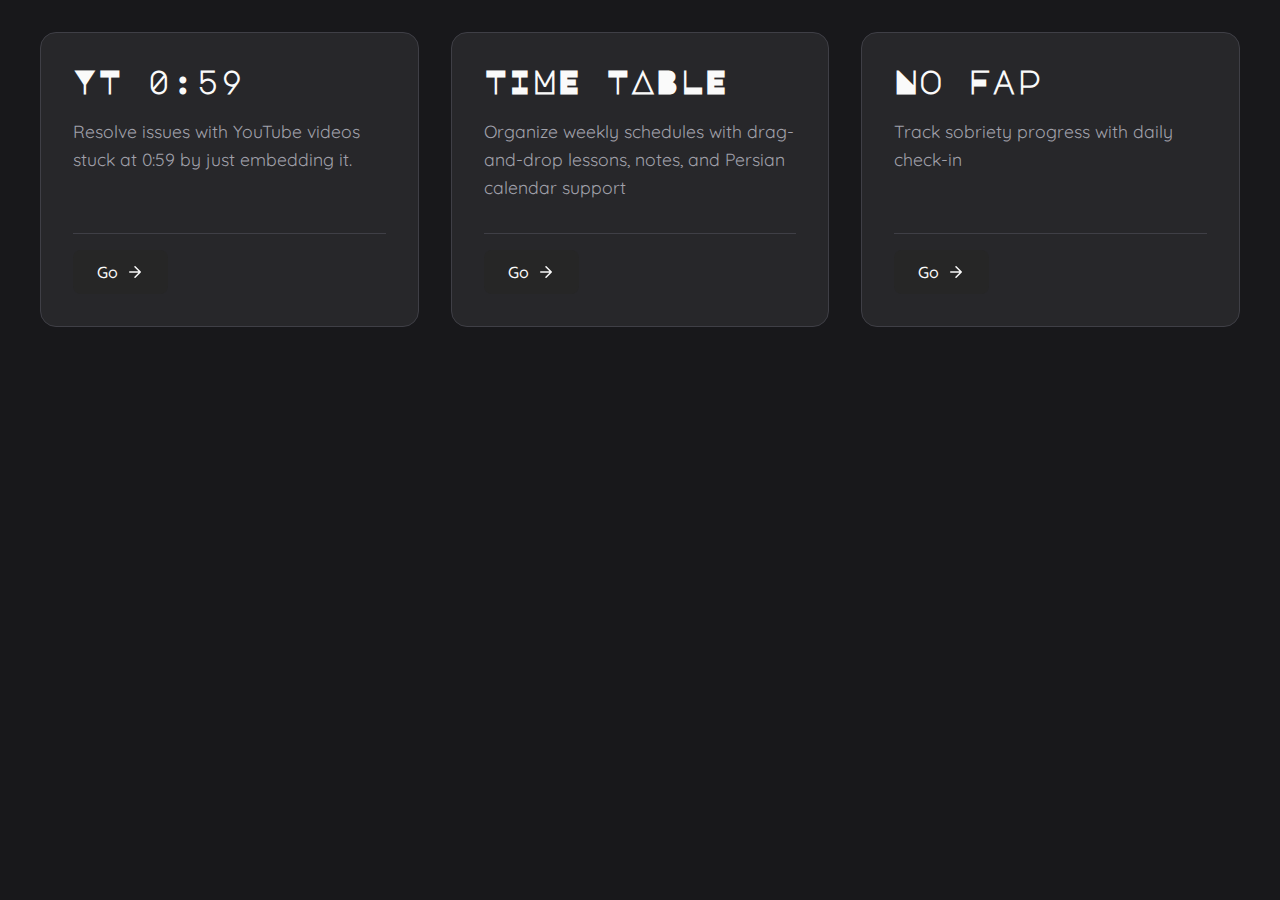
<file: index.html>
<!DOCTYPE html>
<html lang="en">
<head>
    <meta charset="UTF-8">
    <meta name="viewport" content="width=device-width, initial-scale=1.0">
    <title>VEOX</title>
    <link rel="icon" href="https://www.pngall.com/wp-content/uploads/2/V-Letter-PNG-File-Download-Free.png" type="image/x-icon">
    <link rel="preconnect" href="https://fonts.googleapis.com">
    <link rel="preconnect" href="https://fonts.gstatic.com" crossorigin>
    <link href="https://fonts.googleapis.com/css2?family=Major+Mono+Display&family=Quicksand:wght@300..700&display=swap" rel="stylesheet">
    <style>
        * {
            margin: 0;
            padding: 0;
            box-sizing: border-box;
        }

        body {
            min-height: 100vh;
            background-color: #18181B;
            padding: 2rem;
        }

        .container {
            max-width: 1200px;
            margin: 0 auto;
        }

        .grid {
            display: grid;
            grid-template-columns: repeat(auto-fit, minmax(320px, 1fr));
            gap: 2rem;
        }

        .card {
            background-color: #27272A;
            border: 1px solid #3F3F46;
            border-radius: 1rem;
            padding: 2rem;
            display: flex;
            flex-direction: column;
            height: 100%;
        }

        .card:hover {
            border-color: #52525B;
            box-shadow: 0 4px 20px rgba(0, 0, 0, 0.2);
        }

        .card-title {
            color: #FAFAFA;
            font-family: 'Major Mono Display', sans-serif;
            font-size: 2rem;
            font-weight: bold;
            margin-bottom: 1.25rem;
            letter-spacing: 0.5px;
        }

        .card-description {
            color: #A1A1AA;
            font-family: 'Quicksand', sans-serif;
            font-size: 1.1rem;
            line-height: 1.6;
            margin-bottom: 2rem;
            flex-grow: 1;
            font-weight: 400;
        }

        .card-footer {
            padding-top: 1rem;
            border-top: 1px solid #3F3F46;
        }

        .btn {
            background-color: #262626;
            color: #FAFAFA;
            padding: 0.75rem 1.5rem;
            border: none;
            border-radius: 0.5rem;
            cursor: pointer;
            text-decoration: none;
            display: inline-flex;
            align-items: center;
            gap: 0.5rem;
            font-family: 'Quicksand', sans-serif;
            font-weight: 500;
            font-size: 1rem;
        }

        .btn:hover {
            background-color: #404040;
        }

        .btn svg {
            width: 18px;
            height: 18px;
            stroke: currentColor;
            stroke-width: 2;
            stroke-linecap: round;
            stroke-linejoin: round;
            fill: none;
        }

        @media (max-width: 768px) {
            .grid {
                grid-template-columns: 1fr;
            }
            
            body {
                padding: 1rem;
            }
            
            .card {
                padding: 1.5rem;
            }
        }
    </style>
</head>
<body>
    <div class="container">
        <div class="grid" id="cardGrid">

        </div>
    </div>

    <script>
        const cardsData = [
            {
                title: "YT 0:59",
                description: "Resolve issues with YouTube videos stuck at 0:59 by just embedding it.",
                link: "veox369.github.io/YT59/Index.html"
            },
            {
                title: "TIME TABLE",
                description: "Organize weekly schedules with drag-and-drop lessons, notes, and Persian calendar support",
                link: "veox369.github.io/TimeTable/index.html"
            },
            {
                title: "No Fap",
                description: "Track sobriety progress with daily check-in",
                link: "veox369.github.io/NoFap/index.html"
            }
        ];

        function createCard(cardData) {
            const card = document.createElement('div');
            card.className = 'card';
            card.innerHTML = `
                <h2 class="card-title">${cardData.title}</h2>
                <p class="card-description">${cardData.description}</p>
                <div class="card-footer">
                    <a href="https://${cardData.link}" class="btn" target="_blank" rel="noopener noreferrer">
                        Go
                        <svg xmlns="http://www.w3.org/2000/svg" viewBox="0 0 24 24">
                            <path d="M5 12h14M12 5l7 7-7 7"/>
                        </svg>
                    </a>
                </div>
            `;
            return card;
        }

        function initializeCards() {
            const cardGrid = document.getElementById('cardGrid');
            cardsData.forEach(cardData => {
                const card = createCard(cardData);
                cardGrid.appendChild(card);
            });
        }

        document.addEventListener('DOMContentLoaded', initializeCards);
    </script>
</body>
</html>
</file>
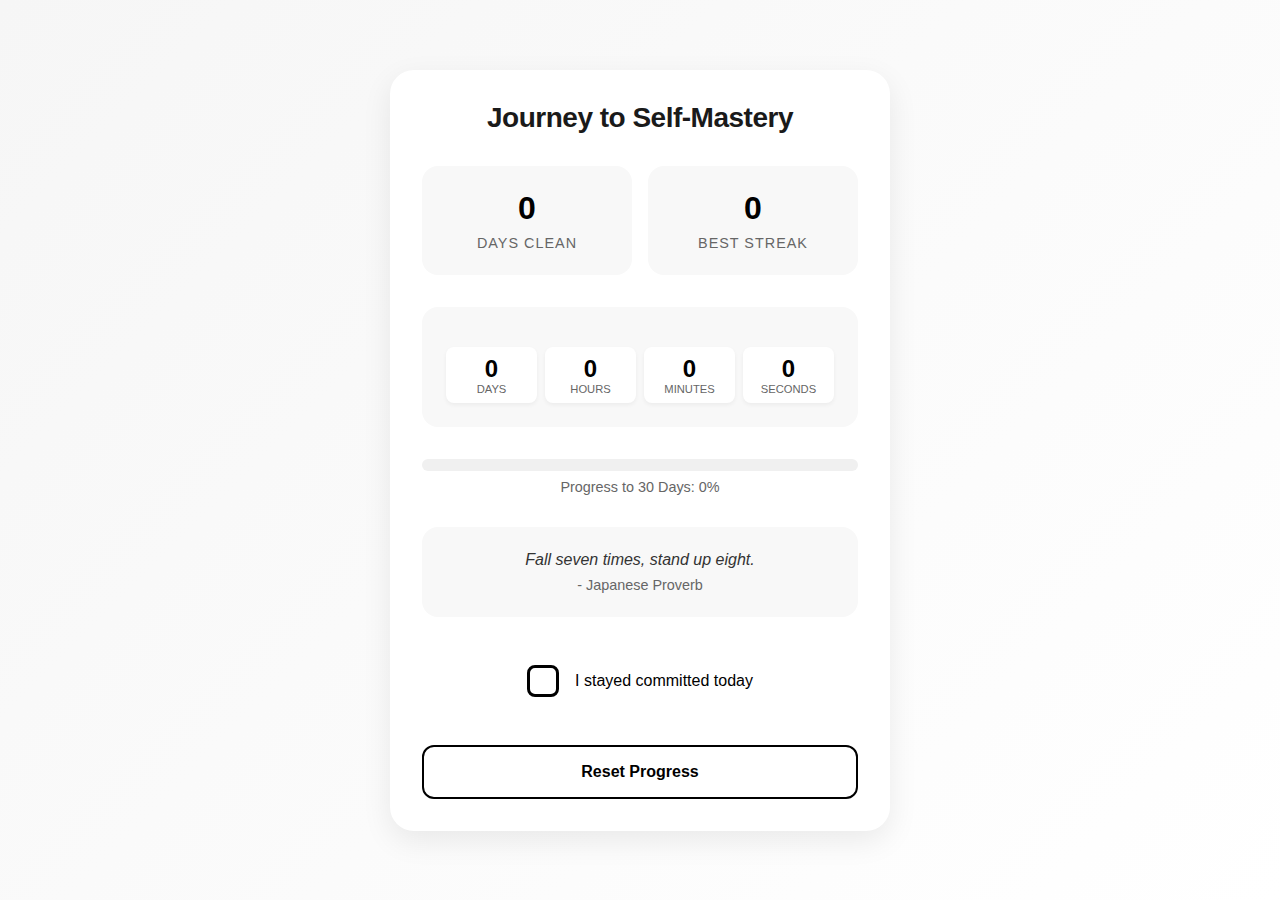
<file: NoFap/index.html>
<!DOCTYPE html>
<html lang="en">
<head>
    <meta charset="UTF-8">
    <meta name="viewport" content="width=device-width, initial-scale=1.0">
    <title>NoFap</title>
    <link rel="icon" href="https://www.pngall.com/wp-content/uploads/2/V-Letter-PNG-File-Download-Free.png" type="image/x-icon">
    <link href="https://cdnjs.cloudflare.com/ajax/libs/font-awesome/6.0.0/css/all.min.css" rel="stylesheet">
    <style>
        * {
            margin: 0;
            padding: 0;
            box-sizing: border-box;
            font-family: 'Inter', -apple-system, BlinkMacSystemFont, 'Segoe UI', Roboto, sans-serif;
        }

        body {
            min-height: 100vh;
            display: flex;
            justify-content: center;
            align-items: center;
            background: linear-gradient(135deg, #f6f6f6 0%, #ffffff 100%);
            padding: 20px;
        }

        .container {
            background: white;
            padding: 2rem;
            border-radius: 24px;
            box-shadow: 0 10px 30px rgba(0, 0, 0, 0.08);
            width: 90%;
            max-width: 500px;
            position: relative;
        }

        h1 {
            font-size: 1.75rem;
            margin-bottom: 2rem;
            color: #1a1a1a;
            font-weight: 800;
            text-align: center;
            letter-spacing: -0.5px;
        }

        .stats-container {
            display: grid;
            grid-template-columns: repeat(2, 1fr);
            gap: 1rem;
            margin-bottom: 2rem;
        }

        .stat-box {
            background: #f8f8f8;
            padding: 1.5rem;
            border-radius: 16px;
            text-align: center;
            transition: transform 0.3s ease;
        }

        .stat-box:hover {
            transform: translateY(-2px);
        }

        .stat-value {
            font-size: 2rem;
            font-weight: 800;
            color: #000;
            margin-bottom: 0.5rem;
        }

        .stat-label {
            font-size: 0.9rem;
            color: #666;
            text-transform: uppercase;
            letter-spacing: 1px;
        }

        .timer {
            background: #f8f8f8;
            padding: 1.5rem;
            border-radius: 16px;
            margin-bottom: 2rem;
            text-align: center;
        }

        .timer-grid {
            display: grid;
            grid-template-columns: repeat(4, 1fr);
            gap: 0.5rem;
            margin-top: 1rem;
        }

        .timer-box {
            background: white;
            padding: 0.5rem;
            border-radius: 8px;
            box-shadow: 0 2px 4px rgba(0,0,0,0.05);
            transition: transform 0.3s ease;
        }

        .timer-box:hover {
            transform: translateY(-2px);
        }

        .timer-value {
            font-size: 1.5rem;
            font-weight: 700;
            color: #000;
        }

        .timer-label {
            font-size: 0.7rem;
            color: #666;
            text-transform: uppercase;
        }

        .progress-container {
            margin-bottom: 2rem;
        }

        .progress-bar {
            width: 100%;
            height: 12px;
            background: #f0f0f0;
            border-radius: 6px;
            overflow: hidden;
            margin-bottom: 0.5rem;
        }

        .progress-fill {
            height: 100%;
            background: linear-gradient(90deg, #000 0%, #333 100%);
            transition: width 0.5s ease;
        }

        .progress-label {
            font-size: 0.9rem;
            color: #666;
            text-align: center;
        }

        .quote-box {
            background: #f8f8f8;
            padding: 1.5rem;
            border-radius: 16px;
            margin-bottom: 2rem;
            text-align: center;
            transition: transform 0.3s ease;
        }

        .quote-box:hover {
            transform: translateY(-2px);
        }

        .quote-text {
            font-size: 1rem;
            margin-bottom: 0.5rem;
            font-style: italic;
            color: #333;
        }

        .quote-author {
            font-size: 0.9rem;
            color: #666;
        }

        .checkbox-container {
            display: flex;
            align-items: center;
            justify-content: center;
            gap: 1rem;
            margin-bottom: 2rem;
            padding: 1rem;
            border-radius: 12px;
            transition: all 0.3s ease;
            position: relative;
        }

        .checkbox-container:hover {
            background: #f8f8f8;
        }

        .checkbox-message {
            position: absolute;
            bottom: -20px;
            left: 50%;
            transform: translateX(-50%);
            font-size: 0.8rem;
            color: #666;
            opacity: 0;
            transition: opacity 0.3s ease;
            white-space: nowrap;
        }

        .checkbox-message.show {
            opacity: 1;
        }

        .custom-checkbox {
            width: 32px;
            height: 32px;
            border: 3px solid #000;
            border-radius: 8px;
            cursor: pointer;
            display: flex;
            align-items: center;
            justify-content: center;
            transition: all 0.3s ease;
        }

        .custom-checkbox.disabled {
            cursor: not-allowed;
            opacity: 0.5;
        }

        .custom-checkbox i {
            color: white;
            font-size: 16px;
            display: none;
            transition: transform 0.3s ease;
        }

        .custom-checkbox.checked {
            background-color: #000;
        }

        .custom-checkbox.checked i {
            display: block;
            transform: scale(1);
        }

        .reset-button {
            width: 100%;
            background: none;
            border: 2px solid #000;
            padding: 1rem;
            border-radius: 12px;
            cursor: pointer;
            font-size: 1rem;
            font-weight: 600;
            transition: all 0.3s ease;
        }

        .reset-button:hover {
            background: #000;
            color: white;
            transform: translateY(-2px);
        }

        @media (max-width: 480px) {
            .stats-container {
                grid-template-columns: 1fr;
            }
            
            .timer-grid {
                grid-template-columns: repeat(2, 1fr);
            }
            
            .stat-box, .timer-box {
                padding: 1rem;
            }
            
            .stat-value {
                font-size: 1.75rem;
            }
            
            .timer-value {
                font-size: 1.25rem;
            }
        }

        @keyframes pulse {
            0% { transform: scale(1); }
            50% { transform: scale(1.05); }
            100% { transform: scale(1); }
        }

        .success-animation {
            animation: pulse 0.5s ease-in-out;
        }
    </style>
</head>
<body>
    <div class="container">
        <h1>Journey to Self-Mastery</h1>
        
        <div class="stats-container">
            <div class="stat-box">
                <div class="stat-value" id="streak-count">0</div>
                <div class="stat-label">Days Clean</div>
            </div>
            <div class="stat-box">
                <div class="stat-value" id="best-streak">0</div>
                <div class="stat-label">Best Streak</div>
            </div>
        </div>

        <div class="timer">
            <div class="timer-grid">
                <div class="timer-box">
                    <div class="timer-value" id="days">0</div>
                    <div class="timer-label">Days</div>
                </div>
                <div class="timer-box">
                    <div class="timer-value" id="hours">0</div>
                    <div class="timer-label">Hours</div>
                </div>
                <div class="timer-box">
                    <div class="timer-value" id="minutes">0</div>
                    <div class="timer-label">Minutes</div>
                </div>
                <div class="timer-box">
                    <div class="timer-value" id="seconds">0</div>
                    <div class="timer-label">Seconds</div>
                </div>
            </div>
        </div>

        <div class="progress-container">
            <div class="progress-bar">
                <div class="progress-fill" id="progress-fill"></div>
            </div>
            <div class="progress-label">Progress to 30 Days: <span id="progress-percentage">0</span>%</div>
        </div>

        <div class="quote-box">
            <div class="quote-text" id="quote-text"></div>
            <div class="quote-author" id="quote-author"></div>
        </div>

        <div class="checkbox-container">
            <div class="custom-checkbox">
                <i class="fas fa-check"></i>
            </div>
            <span>I stayed committed today</span>
            <div class="checkbox-message">You've already checked in today. Come back tomorrow!</div>
        </div>

        <button class="reset-button">Reset Progress</button>
    </div>

    <script>
const quotes = [
    { text: "The only person you are destined to become is the person you decide to be.", author: "Ralph Waldo Emerson" },
    { text: "Success is not final, failure is not fatal: it is the courage to continue that counts.", author: "Winston Churchill" },
    { text: "The future depends on what you do today.", author: "Mahatma Gandhi" },
    { text: "Don't count the days, make the days count.", author: "Muhammad Ali" },
    { text: "Fall seven times, stand up eight.", author: "Japanese Proverb" },
    { text: "Every day is a new beginning.", author: "Anonymous" },
    { text: "Your potential is limitless.", author: "Anonymous" }
];

// DOM Elements
const streakCountElement = document.getElementById('streak-count');
const bestStreakElement = document.getElementById('best-streak');
const progressFill = document.getElementById('progress-fill');
const progressPercentage = document.getElementById('progress-percentage');
const quoteText = document.getElementById('quote-text');
const quoteAuthor = document.getElementById('quote-author');
const checkbox = document.querySelector('.custom-checkbox');
const checkboxContainer = document.querySelector('.checkbox-container');
const checkboxMessage = document.querySelector('.checkbox-message');
const resetButton = document.querySelector('.reset-button');
const daysElement = document.getElementById('days');
const hoursElement = document.getElementById('hours');
const minutesElement = document.getElementById('minutes');
const secondsElement = document.getElementById('seconds');

// Load data from localStorage
let streak = parseInt(localStorage.getItem('streak')) || 0;
let bestStreak = parseInt(localStorage.getItem('bestStreak')) || 0;
let lastChecked = localStorage.getItem('lastChecked');
let startDate = new Date(localStorage.getItem('startDate') || Date.now());

// Initialize display
updateDisplay();
updateQuote();
startTimer();

function showMessage(duration = 3000) {
    checkboxMessage.classList.add('show');
    setTimeout(() => {
        checkboxMessage.classList.remove('show');
    }, duration);
}

function updateDisplay() {
    streakCountElement.textContent = streak;
    bestStreakElement.textContent = bestStreak;
    
    const progress = (streak / 30) * 100;
    progressFill.style.width = `${Math.min(progress, 100)}%`;
    progressPercentage.textContent = Math.min(Math.round(progress), 100);

    // Check if it's a new day
    const today = new Date().toDateString();
    if (lastChecked !== today) {
        checkbox.classList.remove('checked');
        checkbox.classList.remove('disabled');
    } else {
        checkbox.classList.add('checked');
        checkbox.classList.add('disabled');
    }
}

function updateQuote() {
    const today = new Date().toDateString();
    const savedQuoteDate = localStorage.getItem('quoteDate');
    
    if (today !== savedQuoteDate) {
        const randomQuote = quotes[Math.floor(Math.random() * quotes.length)];
        quoteText.textContent = randomQuote.text;
        quoteAuthor.textContent = `- ${randomQuote.author}`;
        localStorage.setItem('quoteDate', today);
        localStorage.setItem('currentQuote', JSON.stringify(randomQuote));
    } else {
        const savedQuote = JSON.parse(localStorage.getItem('currentQuote'));
        quoteText.textContent = savedQuote.text;
        quoteAuthor.textContent = `- ${savedQuote.author}`;
    }
}

function startTimer() {
    function updateTimer() {
        const now = new Date();
        const diff = now - startDate;
        
        const days = Math.floor(diff / (1000 * 60 * 60 * 24));
        const hours = Math.floor((diff % (1000 * 60 * 60 * 24)) / (1000 * 60 * 60));
        const minutes = Math.floor((diff % (1000 * 60 * 60)) / (1000 * 60));
        const seconds = Math.floor((diff % (1000 * 60)) / 1000);

        daysElement.textContent = days;
        hoursElement.textContent = hours;
        minutesElement.textContent = minutes;
        secondsElement.textContent = seconds;
    }

    updateTimer();
    setInterval(updateTimer, 1000);
}

// Checkbox event listener
checkbox.addEventListener('click', () => {
    const today = new Date().toDateString();
    
    if (lastChecked === today) {
        checkbox.classList.add('disabled');
        showMessage();
        return;
    }
    
    checkbox.classList.toggle('checked');
    checkboxContainer.classList.add('success-animation');
    setTimeout(() => {
        checkboxContainer.classList.remove('success-animation');
    }, 500);
    
    if (checkbox.classList.contains('checked')) {
        streak++;
        if (streak > bestStreak) {
            bestStreak = streak;
            localStorage.setItem('bestStreak', bestStreak);
        }
        lastChecked = today;
    } else {
        streak--;
        lastChecked = null;
    }
    
    localStorage.setItem('streak', streak);
    localStorage.setItem('lastChecked', lastChecked);
    updateDisplay();
});

// Reset button event listener
resetButton.addEventListener('click', () => {
    if (confirm('Are you sure you want to reset your progress? This cannot be undone.')) {
        streak = 0;
        lastChecked = null;
        startDate = new Date();
        
        localStorage.setItem('streak', streak);
        localStorage.setItem('lastChecked', lastChecked);
        localStorage.setItem('startDate', startDate);
        
        checkbox.classList.remove('checked');
        checkbox.classList.remove('disabled');
        updateDisplay();
        
        // Reset timer
        startTimer();
    }
});

    </script>
</body>
</html>
</file>
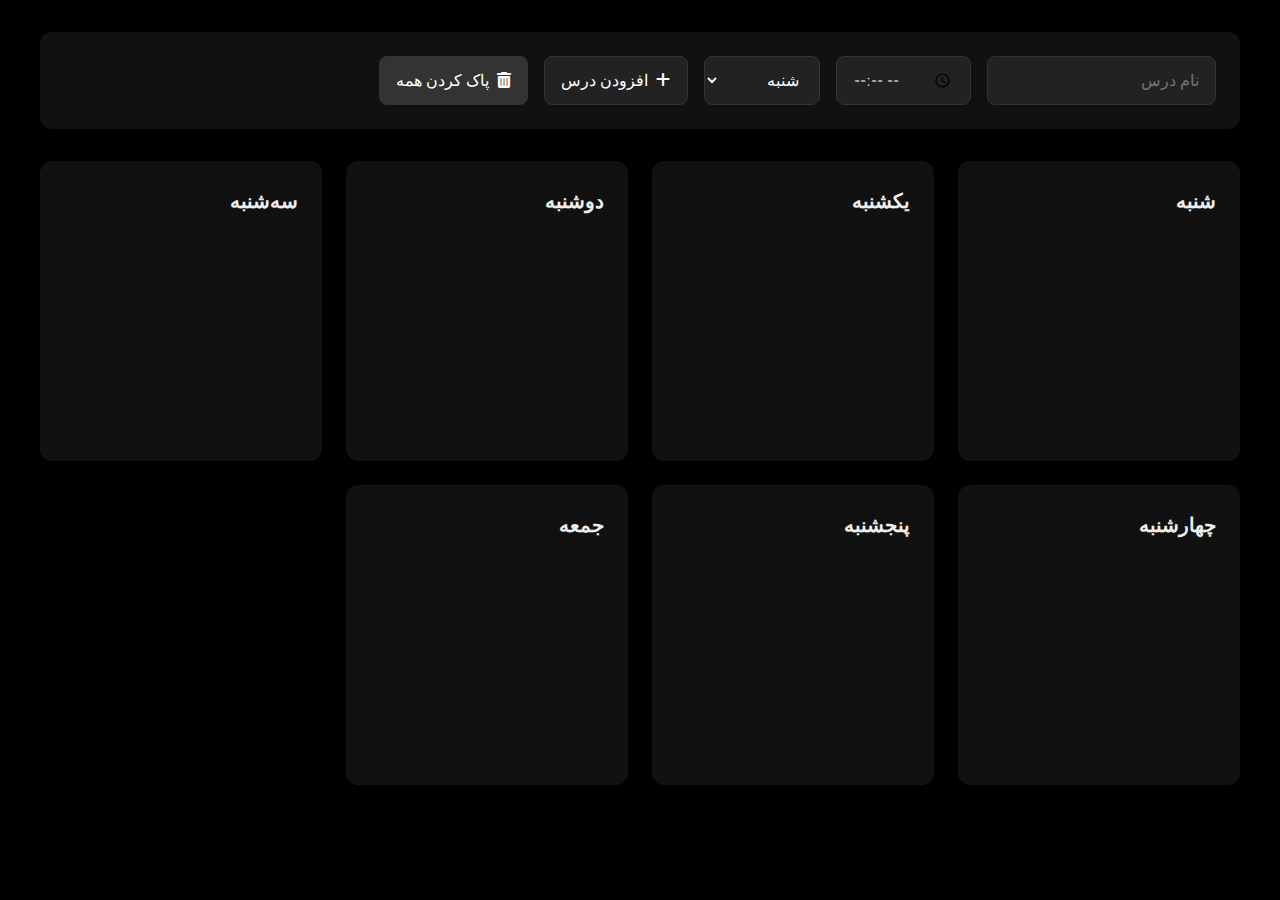
<file: TimeTable/index.html>
<!DOCTYPE html>
<html lang="fa" dir="rtl">
<head>
    <meta charset="UTF-8">
    <meta name="viewport" content="width=device-width, initial-scale=1.0">
    <title>Minimal Time Table</title>
    <link rel="icon" href="https://www.pngall.com/wp-content/uploads/2/V-Letter-PNG-File-Download-Free.png" type="image/x-icon">
    <link href="https://fonts.googleapis.com/css2?family=Vazir&family=Quicksand:wght@500&display=swap" rel="stylesheet">
    <link rel="stylesheet" href="https://cdnjs.cloudflare.com/ajax/libs/font-awesome/6.0.0/css/all.min.css">
    <style>
        * {
            box-sizing: border-box;
            margin: 0;
            padding: 0;
            font-family: 'Vazir', 'Quicksand', sans-serif;
            letter-spacing: 0.02em;
        }

        body {
            background: #000;
            color: #fff;
            min-height: 100vh;
            padding: 2rem;
            line-height: 1.6;
        }

        .container {
            max-width: 1200px;
            margin: 0 auto;
        }

        .input-section {
            background: #111;
            padding: 1.5rem;
            border-radius: 12px;
            margin-bottom: 2rem;
            display: flex;
            flex-wrap: wrap;
            gap: 1rem;
            box-shadow: 0 4px 12px rgba(0,0,0,0.25);
        }

        input, select, button {
            background: #222;
            border: 1px solid #333;
            color: #fff;
            padding: 0.75rem 1rem;
            border-radius: 8px;
            font-size: 1rem;
            transition: all 0.2s ease;
        }

        button {
            cursor: pointer;
            display: inline-flex;
            align-items: center;
            gap: 0.5rem;
        }

        button:hover {
            background: #2a2a2a;
            transform: translateY(-1px);
        }

        .timetable {
            display: grid;
            grid-template-columns: repeat(auto-fit, minmax(280px, 1fr));
            gap: 1.5rem;
        }

        .day-column {
            background: #111;
            padding: 1.5rem;
            border-radius: 12px;
            min-height: 300px;
            box-shadow: 0 4px 12px rgba(0,0,0,0.25);
        }

        .day-column h3 {
            margin-bottom: 1.5rem;
            font-size: 1.25rem;
            font-weight: 600;
            color: #eee;
        }

        .lesson-item {
            background: #222;
            padding: 1rem;
            margin: 0.75rem 0;
            border-radius: 8px;
            cursor: move;
            transition: all 0.2s ease;
            border-left: 3px solid #fff;
        }

        .lesson-item:hover {
            transform: translateX(8px);
            background: #2a2a2a;
        }

        .lesson-header {
            display: flex;
            justify-content: space-between;
            align-items: center;
            margin-bottom: 0.5rem;
        }

        .lesson-header strong {
            font-size: 0.95rem;
            color: #eee;
        }

        .delete-btn {
            background: #333;
            border: none;
            color: #fff;
            padding: 0.4rem 0.6rem;
            border-radius: 6px;
            cursor: pointer;
            opacity: 0.8;
            transition: all 0.2s ease;
        }

        .delete-btn:hover {
            opacity: 1;
            background: #444;
        }

        .modal {
            display: none;
            position: fixed;
            top: 0;
            left: 0;
            width: 100%;
            height: 100%;
            background: rgba(0,0,0,0.9);
            z-index: 1000;
        }

        .note-editor {
            background: #111;
            border-radius: 12px;
            margin: 2rem auto;
            width: 95%;
            max-width: 800px;
            min-height: 500px;
            display: flex;
            flex-direction: column;
        }

        .editor-header {
            padding: 1.5rem;
            border-bottom: 1px solid #333;
            display: flex;
            justify-content: space-between;
            align-items: center;
        }

        .editor-title {
            font-size: 1.4rem;
            font-weight: 500;
            color: #fff;
            display: flex;
            align-items: center;
            gap: 1rem;
        }

        .editor-tools {
            padding: 1rem;
            background: #1a1a1a;
            border-bottom: 1px solid #333;
            display: flex;
            gap: 1rem;
            flex-wrap: wrap;
        }

        .tool-group {
            display: flex;
            align-items: center;
            gap: 0.5rem;
            padding: 0.5rem 1rem;
            background: #222;
            border-radius: 8px;
        }

        .note-content {
            flex: 1;
            padding: 2rem;
            font-size: 1.1rem;
            line-height: 1.8;
            overflow-y: auto;
            min-height: 300px;
            border: none;
            outline: none;
        }

        .note-content:empty:before {
            content: attr(data-placeholder);
            color: #555;
        }

        .format-btn {
            background: none;
            border: none;
            color: #fff;
            padding: 0.8rem;
            border-radius: 6px;
            cursor: pointer;
            transition: all 0.2s;
        }

        .format-btn:hover {
            background: #333;
            transform: scale(1.1);
        }

        .color-preview {
            width: 24px;
            height: 24px;
            border-radius: 4px;
            cursor: pointer;
            border: 2px solid #333;
        }

        .color-picker {
            position: absolute;
            opacity: 0;
            width: 24px;
            height: 24px;
            cursor: pointer;
        }

        .save-status {
            color: #4CAF50;
            font-size: 0.9rem;
            padding: 8px 12px;
            background: rgba(76, 175, 80, 0.1);
            border-radius: 6px;
            display: flex;
            align-items: center;
            gap: 8px;
            opacity: 0;
            transition: opacity 0.3s;
        }

        .save-status i {
            color: #4CAF50;
        }

        .modal-close {
            background: #333;
            border: none;
            color: #fff;
            padding: 0.5rem 0.8rem;
            border-radius: 6px;
            cursor: pointer;
        }

        @media (max-width: 768px) {
            body {
                padding: 1rem;
            }
            
            .timetable {
                grid-template-columns: 1fr;
            }
            
            input, select {
                width: 100%;
                margin: 0.5rem 0;
            }

            .input-section {
                padding: 1rem;
                gap: 0.75rem;
            }

            button {
                justify-content: center;
            }

            .editor-tools {
                gap: 0.5rem;
                padding: 0.5rem;
            }
            
            .tool-group {
                padding: 0.5rem;
            }
            
            .note-content {
                padding: 1.5rem;
            }
        }
    </style>
</head>
<body>
    <div class="container">
        <div class="input-section">
            <input type="text" id="lessonName" placeholder="نام درس">
            <input type="time" id="lessonTime">
            <select id="daySelect">
                <option value="saturday">شنبه</option>
                <option value="sunday">یکشنبه</option>
                <option value="monday">دوشنبه</option>
                <option value="tuesday">سه‌شنبه</option>
                <option value="wednesday">چهارشنبه</option>
                <option value="thursday">پنجشنبه</option>
                <option value="friday">جمعه</option>
            </select>
            <button onclick="addLesson()"><i class="fas fa-plus"></i> افزودن درس</button>
            <button onclick="clearAllLessons()" style="background: #333;"><i class="fas fa-trash-alt"></i> پاک کردن همه</button>
        </div>

        <div class="timetable" id="timetable"></div>
    </div>

    <div class="modal" id="modal">
        <div class="note-editor">
            <div class="editor-header">
                <div class="editor-title">
                    <i class="fas fa-book-open"></i>
                    <span id="lesson-title"></span>
                </div>
                <button class="modal-close" onclick="closeModal()">
                    <i class="fas fa-times"></i>
                </button>
            </div>
            
            <div class="editor-tools">
                <div class="tool-group">
                    <button class="format-btn" data-command="bold" title="Bold">
                        <i class="fas fa-bold"></i>
                    </button>
                    <button class="format-btn" data-command="italic" title="Italic">
                        <i class="fas fa-italic"></i>
                    </button>
                    <button class="format-btn" data-command="underline" title="Underline">
                        <i class="fas fa-underline"></i>
                    </button>
                </div>

                <div class="tool-group">
                    <button class="format-btn" data-command="insertUnorderedList" title="Bullet List">
                        <i class="fas fa-list-ul"></i>
                    </button>
                    <button class="format-btn" data-command="insertOrderedList" title="Numbered List">
                        <i class="fas fa-list-ol"></i>
                    </button>
                </div>

                <div class="tool-group">
                    <div class="color-preview" style="background: #ffffff" 
                         onclick="document.getElementById('colorPicker').click()"></div>
                    <input type="color" id="colorPicker" class="color-picker" 
                           onchange="changeColor(this.value)">
                    
                    <button class="format-btn" onclick="toggleDirection()" title="Text Direction">
                        <i class="fas fa-exchange-alt"></i>
                    </button>
                </div>

                <div class="save-status" id="saveStatus">
                    <i class="fas fa-check-circle"></i>
                    <span>ذخیره شد</span>
                </div>
            </div>

            <div class="note-content" 
                 id="editor" 
                 contenteditable="true"
                 data-placeholder="برای شروع تایپ کنید..."
                 oninput="handleContentChange()">
            </div>
        </div>
    </div>

    <script>
        let lessons = JSON.parse(localStorage.getItem('lessons')) || [];
        let currentLesson = null;
        let editorSettings = JSON.parse(localStorage.getItem('editorSettings')) || {
            textColor: '#ffffff',
            direction: 'ltr'
        };

        function saveLessons() {
            localStorage.setItem('lessons', JSON.stringify(lessons));
        }

        function addLesson() {
            const lesson = {
                id: Date.now(),
                name: document.getElementById('lessonName').value,
                time: document.getElementById('lessonTime').value,
                day: document.getElementById('daySelect').value,
                notes: ''
            };
            
            if(!lesson.name || !lesson.time) return;
            
            lessons.push(lesson);
            lessons.sort((a, b) => a.time.localeCompare(b.time));
            saveLessons();
            renderTimetable();
            document.getElementById('lessonName').value = '';
        }

        function deleteLesson(id) {
            if(confirm('آیا مطمئنید می خواهید این درس را حذف کنید؟')) {
                if(currentLesson && currentLesson.id === id) {
                    closeModal();
                }
                lessons = lessons.filter(lesson => lesson.id !== id);
                saveLessons();
                renderTimetable();
            }
        }

        function clearAllLessons() {
            if(confirm('آیا مطمئنید می خواهید همه دروس را حذف کنید؟')) {
                lessons = [];
                saveLessons();
                renderTimetable();
            }
        }

        function renderTimetable() {
            const timetable = document.getElementById('timetable');
            timetable.innerHTML = '';
            
            const days = [
                'saturday', 'sunday', 'monday', 
                'tuesday', 'wednesday', 'thursday', 'friday'
            ];
            
            days.forEach(day => {
                const dayLessons = lessons.filter(l => l.day === day);
                const column = document.createElement('div');
                column.className = 'day-column';
                column.innerHTML = `<h3>${document.querySelector(`#daySelect option[value=${day}]`).textContent}</h3>`;
                
                dayLessons.forEach(lesson => {
                    const lessonDiv = document.createElement('div');
                    lessonDiv.className = 'lesson-item';
                    lessonDiv.draggable = true;
                    lessonDiv.innerHTML = `
                        <div class="lesson-header">
                            <strong>${lesson.time}</strong>
                            <button class="delete-btn" onclick="deleteLesson(${lesson.id})">
                                <i class="fas fa-times"></i>
                            </button>
                        </div>
                        <p>${lesson.name}</p>
                    `;
                    
                    lessonDiv.addEventListener('dragstart', e => {
                        e.dataTransfer.setData('text/plain', lesson.id);
                    });
                    
                    lessonDiv.addEventListener('click', () => {
                        currentLesson = lesson;
                        document.getElementById('lesson-title').textContent = lesson.name;
                        document.getElementById('editor').innerHTML = lesson.notes;
                        applyEditorSettings();
                        document.getElementById('modal').style.display = 'block';
                    });
                    
                    column.appendChild(lessonDiv);
                });
                
                column.addEventListener('dragover', e => e.preventDefault());
                column.addEventListener('drop', e => {
                    e.preventDefault();
                    const lessonId = e.dataTransfer.getData('text/plain');
                    const lesson = lessons.find(l => l.id == lessonId);
                    lesson.day = day;
                    saveLessons();
                    renderTimetable();
                });
                
                timetable.appendChild(column);
            });
        }

        function handleContentChange() {
            showSaveStatus();
            clearTimeout(window.saveTimeout);
            window.saveTimeout = setTimeout(() => {
                if(currentLesson) {
                    currentLesson.notes = document.getElementById('editor').innerHTML;
                    saveLessons();
                }
            }, 1000);
        }

        function showSaveStatus() {
            const status = document.getElementById('saveStatus');
            status.style.opacity = '1';
            setTimeout(() => {
                status.style.opacity = '0';
            }, 2000);
        }

        function changeColor(color) {
            document.execCommand('foreColor', false, color);
            editorSettings.textColor = color;
            document.querySelector('.color-preview').style.background = color;
            saveEditorSettings();
        }

        function toggleDirection() {
            const editor = document.getElementById('editor');
            editor.classList.toggle('rtl');
            editorSettings.direction = editor.classList.contains('rtl') ? 'rtl' : 'ltr';
            saveEditorSettings();
        }

        function saveEditorSettings() {
            localStorage.setItem('editorSettings', JSON.stringify(editorSettings));
        }

        function applyEditorSettings() {
            const editor = document.getElementById('editor');
            editor.style.color = editorSettings.textColor;
            document.querySelector('.color-preview').style.background = editorSettings.textColor;
            editor.classList.toggle('rtl', editorSettings.direction === 'rtl');
        }

        function closeModal() {
            if(currentLesson) {
                currentLesson.notes = document.getElementById('editor').innerHTML;
                saveLessons();
            }
            document.getElementById('modal').style.display = 'none';
        }

        // Initialize button functionality
        document.querySelectorAll('.format-btn').forEach(button => {
            button.addEventListener('click', () => {
                const command = button.dataset.command;
                document.execCommand(command, false, null);
            });
        });

        window.onclick = function(e) {
            if (e.target == document.getElementById('modal')) {
                closeModal();
            }
        };

        // Initialize app
        document.addEventListener('DOMContentLoaded', () => {
            applyEditorSettings();
            renderTimetable();
        });
    </script>
</body>
</html>
</file>
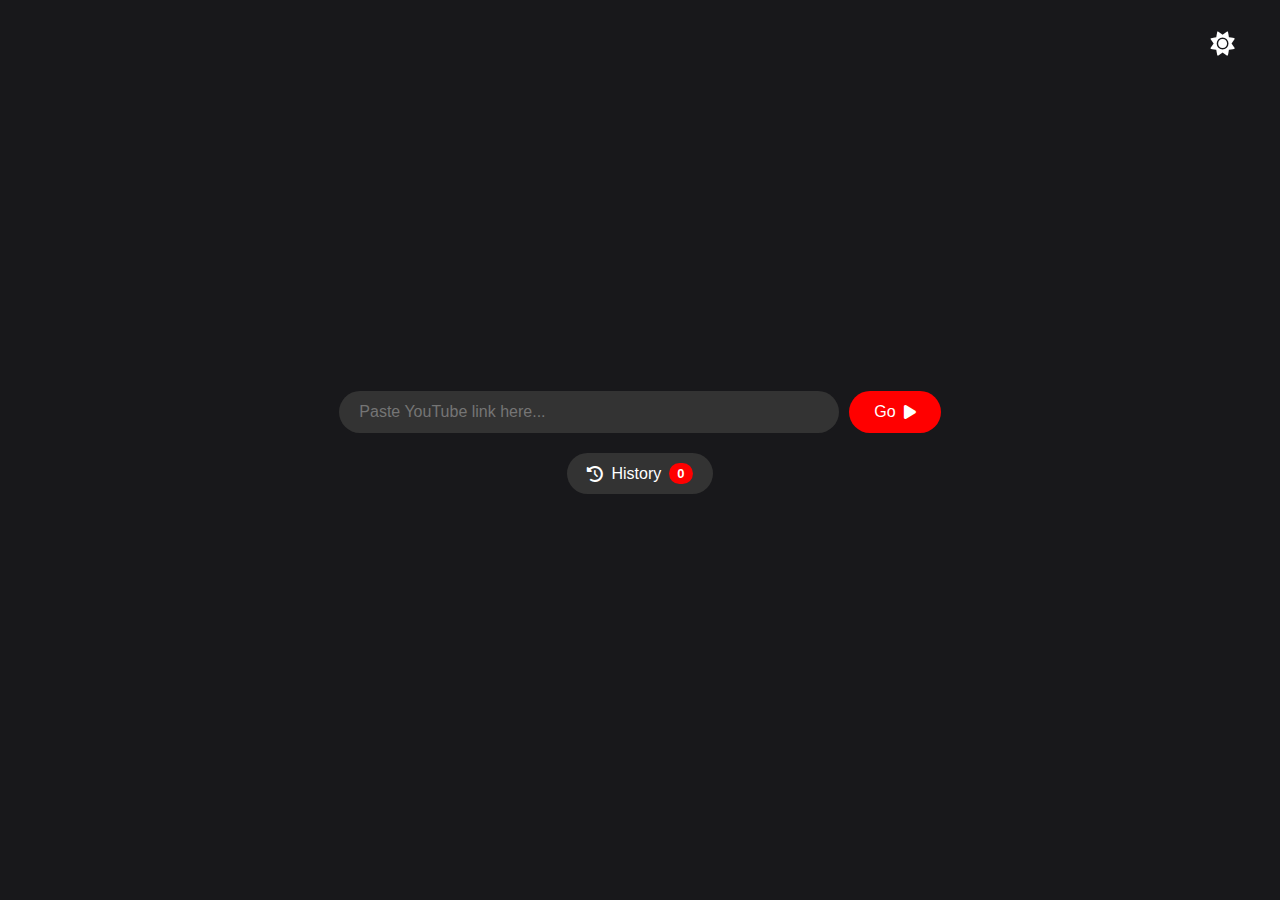
<file: YT59/Index.html>
<!-- index.html -->
<!DOCTYPE html>
<html lang="en">
<head>
    <meta charset="UTF-8">
    <meta name="viewport" content="width=device-width, initial-scale=1.0">
    <title>YT 0:59</title>
    <link rel="icon" href="https://www.pngall.com/wp-content/uploads/2/V-Letter-PNG-File-Download-Free.png" type="image/x-icon">
    <link href="https://cdnjs.cloudflare.com/ajax/libs/font-awesome/6.0.0/css/all.min.css" rel="stylesheet">
    <style>
:root {
    --bg-color: #ffffff;
    --text-color: #333333;
    --input-bg: #f0f0f0;
    --button-bg: #ff0000;
    --button-hover: #cc0000;
    --back-button-bg: #666666;
    --back-button-hover: #444444;
}

[data-theme="dark"] {
    --bg-color: #18181B;
    --text-color: #ffffff;
    --input-bg: #333333;
    --button-bg: #ff0000;
    --button-hover: #cc0000;
    --back-button-bg: #444444;
    --back-button-hover: #666666;
}

* {
    margin: 0;
    padding: 0;
    box-sizing: border-box;
    transition: all 0.3s ease;
}

body {
    font-family: 'Arial', sans-serif;
    background-color: var(--bg-color);
    color: var(--text-color);
    min-height: 100vh;
    display: flex;
    flex-direction: column;
    align-items: center;
    justify-content: center;
}

.theme-toggle {
    position: fixed;
    top: 20px;
    right: 20px;
    background: none;
    border: none;
    color: var(--text-color);
    font-size: 24px;
    cursor: pointer;
}

.container {
    text-align: center;
    padding: 20px;
    max-width: 800px;
    width: 90%;
}

.input-container {
    display: flex;
    gap: 10px;
    justify-content: center;
    margin-bottom: 20px;
}

input {
    padding: 12px 20px;
    font-size: 16px;
    border: none;
    border-radius: 25px;
    background-color: var(--input-bg);
    color: var(--text-color);
    width: 100%;
    max-width: 500px;
    outline: none;
}

button {
    padding: 12px 25px;
    font-size: 16px;
    border: none;
    border-radius: 25px;
    background-color: var(--button-bg);
    color: white;
    cursor: pointer;
    display: flex;
    align-items: center;
    gap: 8px;
}

button:hover {
    background-color: var(--button-hover);
    transform: scale(1.05);
}

.back-button {
    background-color: var(--back-button-bg);
    margin-top: 20px;
    margin-bottom: 20px;
}

.back-button:hover {
    background-color: var(--back-button-hover);
}

.video-container {
    position: relative;
    width: 100%;
    padding-bottom: 56.25%;
    display: none;
}

.video-container iframe {
    position: absolute;
    top: 0;
    left: 0;
    width: 100%;
    height: 100%;
    border-radius: 10px;
}

.history-section {
    width: 100%;
    max-width: 800px;
    margin: 20px auto;
    background-color: var(--bg-color);
    border-radius: 15px;
    border: 2px solid var(--input-bg);
    box-shadow: 0 4px 12px rgba(0, 0, 0, 0.1);
}

.history-content {
    max-height: 400px;
    overflow-y: auto;
    padding: 15px;
    scrollbar-width: thin;
    scrollbar-color: var(--button-bg) var(--input-bg);
}

.history-content::-webkit-scrollbar {
    width: 8px;
}

.history-content::-webkit-scrollbar-track {
    background: var(--input-bg);
    border-radius: 10px;
}

.history-content::-webkit-scrollbar-thumb {
    background: var(--button-bg);
    border-radius: 10px;
}

.history-item {
    display: flex;
    align-items: center;
    padding: 12px;
    gap: 15px;
    border-bottom: 1px solid var(--input-bg);
    background-color: var(--bg-color);
    transition: transform 0.2s ease;
}

.history-item:last-child {
    border-bottom: none;
}

.history-content-wrapper {
    display: flex;
    align-items: center;
    gap: 15px;
    flex: 1;
    cursor: pointer;
    padding: 8px;
    border-radius: 12px;
    transition: all 0.2s ease;
}

.history-content-wrapper:hover {
    background-color: var(--input-bg);
    transform: translateX(5px);
}

.history-thumbnail {
    width: 140px;
    height: 80px;
    object-fit: cover;
    border-radius: 8px;
    box-shadow: 0 2px 6px rgba(0, 0, 0, 0.1);
}

.history-title {
    flex: 1;
    text-align: left;
    font-size: 15px;
    line-height: 1.4;
    overflow: hidden;
    display: -webkit-box;
    -webkit-line-clamp: 2;
    -webkit-box-orient: vertical;
}

.delete-history {
    background: none;
    border: none;
    color: var(--text-color);
    cursor: pointer;
    padding: 8px;
    border-radius: 50%;
    transition: all 0.2s ease;
}

.delete-history:hover {
    color: var(--button-bg);
    background-color: var(--input-bg);
    transform: scale(1.1);
}

.history-button {
    background: var(--input-bg);
    border: none;
    color: var(--text-color);
    font-size: 16px;
    cursor: pointer;
    display: flex;
    align-items: center;
    gap: 8px;
    margin: 15px auto;
    padding: 10px 20px;
    border-radius: 25px;
    transition: all 0.2s ease;
}

.history-button:hover {
    transform: translateY(-2px);
    background-color: var(--button-bg);
    color: white;
}

.history-count {
    background-color: var(--button-bg);
    color: white;
    padding: 3px 8px;
    border-radius: 12px;
    font-size: 13px;
    font-weight: bold;
}

.no-history {
    text-align: center;
    padding: 30px;
    color: var(--text-color);
    font-size: 16px;
    opacity: 0.8;
}

@media (max-width: 600px) {
    .input-container {
        flex-direction: column;
        align-items: center;
    }
    
    button {
        padding: 12px 25px;
    }
    
    .history-content {
        max-height: 500px;
    }
    
    .history-content-wrapper {
        flex-direction: column;
        text-align: center;
        padding: 12px;
    }

    .history-thumbnail {
        width: 180px;
        height: 100px;
    }

    .history-title {
        text-align: center;
        -webkit-line-clamp: 3;
    }
}
    </style>
</head>
<body data-theme="dark">
    <button class="theme-toggle" onclick="toggleTheme()">
        <i class="fas fa-sun"></i>
    </button>

    <div class="container">
        <div class="input-container" id="inputSection">
            <input type="text" id="youtubeLink" placeholder="Paste YouTube link here...">
            <button onclick="embedVideo()">
                Go <i class="fas fa-play"></i>
            </button>
        </div>
        <button class="history-button" onclick="toggleHistory()">
            <i class="fas fa-history"></i> History 
            <span class="history-count">0</span>
        </button>
        
        <div id="historySection" class="history-section" style="display: none;">
            <div id="historyContent" class="history-content"></div>
        </div>

        <div id="videoSection" style="display: none;">
            <div class="video-container" id="videoContainer"></div>
            <button class="back-button" onclick="goBack()">
                <i class="fas fa-arrow-left"></i> Back
            </button>
        </div>
    </div>

    <script>
function toggleTheme() {
    const body = document.body;
    const themeIcon = document.querySelector('.theme-toggle i');
    
    if (body.getAttribute('data-theme') === 'dark') {
        body.removeAttribute('data-theme');
        themeIcon.className = 'fas fa-moon';
    } else {
        body.setAttribute('data-theme', 'dark');
        themeIcon.className = 'fas fa-sun';
    }
}

function saveToHistory(videoId, videoUrl) {
    let history = JSON.parse(localStorage.getItem('videoHistory')) || [];
    
    fetch(`https://noembed.com/embed?url=${videoUrl}`)
        .then(response => response.json())
        .then(data => {
            const videoData = {
                id: videoId,
                title: data.title,
                thumbnail: `https://img.youtube.com/vi/${videoId}/default.jpg`,
                timestamp: new Date().getTime(),
                url: videoUrl
            };
            
            history = history.filter(item => item.id !== videoId);
            history.unshift(videoData);
            history = history.slice(0, 10);
            
            localStorage.setItem('videoHistory', JSON.stringify(history));
            updateHistory();
        });
}

function toggleHistory() {
    const historySection = document.getElementById('historySection');
    if (historySection.style.display === 'none') {
        historySection.style.display = 'block';
        updateHistory();
    } else {
        historySection.style.display = 'none';
    }
}

function updateHistory() {
    const history = JSON.parse(localStorage.getItem('videoHistory')) || [];
    const historyContent = document.getElementById('historyContent');
    const historyCount = document.querySelector('.history-count');
    
    historyCount.textContent = history.length;
    
    if (history.length === 0) {
        historyContent.innerHTML = '<div class="no-history">No videos in history</div>';
        return;
    }
    
    const historyHtml = history.map(video => `
        <div class="history-item">
            <div class="history-content-wrapper" onclick="loadVideoFromHistory('${video.id}')">
                <img src="${video.thumbnail}" alt="${video.title}" class="history-thumbnail">
                <div class="history-title">${video.title}</div>
            </div>
            <button class="delete-history" onclick="deleteFromHistory('${video.id}')">
                <i class="fas fa-trash"></i>
            </button>
        </div>
    `).join('');
    
    historyContent.innerHTML = historyHtml;
}

function loadVideoFromHistory(videoId) {
    const linkInput = document.getElementById('youtubeLink');
    const inputSection = document.getElementById('inputSection');
    const videoSection = document.getElementById('videoSection');
    const videoContainer = document.getElementById('videoContainer');
    
    const embedUrl = `https://www.youtube.com/embed/${videoId}`;
    
    videoContainer.innerHTML = `
        <iframe 
            src="${embedUrl}" 
            title="YouTube video player" 
            frameborder="0" 
            allow="accelerometer; autoplay; clipboard-write; encrypted-media; gyroscope; picture-in-picture; web-share" 
            referrerpolicy="strict-origin-when-cross-origin" 
            allowfullscreen>
        </iframe>`;
    
    videoContainer.style.display = 'block';
    videoSection.style.display = 'block';
    inputSection.style.display = 'none';
}

function deleteFromHistory(videoId) {
    let history = JSON.parse(localStorage.getItem('videoHistory')) || [];
    history = history.filter(item => item.id !== videoId);
    localStorage.setItem('videoHistory', JSON.stringify(history));
    updateHistory();
}

function embedVideo() {
    const linkInput = document.getElementById('youtubeLink');
    const inputSection = document.getElementById('inputSection');
    const videoSection = document.getElementById('videoSection');
    const videoContainer = document.getElementById('videoContainer');
    
    let videoUrl = linkInput.value;
    
    let videoId = '';
    const urlPattern = /(?:youtube\.com\/(?:[^\/]+\/.+\/|(?:v|e(?:mbed)?)\/|.*[?&]v=)|youtu\.be\/)([^"&?\/\s]{11})/;
    const match = videoUrl.match(urlPattern);
    
    if (match && match[1]) {
        videoId = match[1];
        const embedUrl = `https://www.youtube.com/embed/${videoId}`;
        
        videoContainer.innerHTML = `
            <iframe 
                src="${embedUrl}" 
                title="YouTube video player" 
                frameborder="0" 
                allow="accelerometer; autoplay; clipboard-write; encrypted-media; gyroscope; picture-in-picture; web-share" 
                referrerpolicy="strict-origin-when-cross-origin" 
                allowfullscreen>
            </iframe>`;
        
        videoContainer.style.display = 'block';
        videoSection.style.display = 'block';
        inputSection.style.display = 'none';
        
        saveToHistory(videoId, videoUrl);
    } else {
        alert('Please enter a valid YouTube URL');
    }
}

function goBack() {
    const inputSection = document.getElementById('inputSection');
    const videoSection = document.getElementById('videoSection');
    const videoContainer = document.getElementById('videoContainer');
    const linkInput = document.getElementById('youtubeLink');
    
    linkInput.value = '';
    
    inputSection.style.display = 'flex';
    videoSection.style.display = 'none';
    videoContainer.innerHTML = ''; 
}

document.addEventListener('DOMContentLoaded', () => {
    updateHistory();
});
    </script>
</body>
</html>
</file>
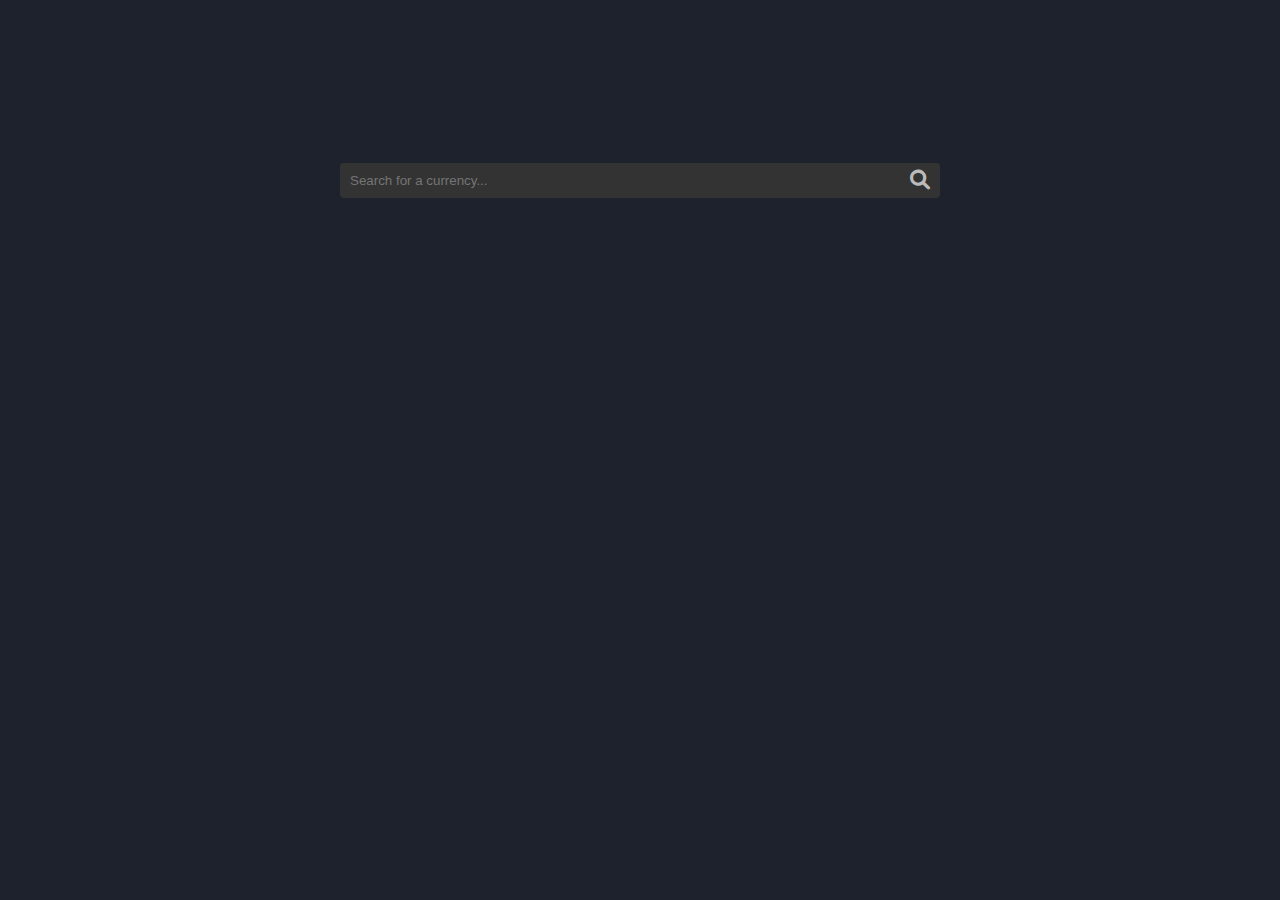
<file: main.html>
<!DOCTYPE html>
<html lang="en">
<head>
    <meta charset="UTF-8">
    <meta name="viewport" content="width=device-width, initial-scale=1.0">
    <title>TSW</title>
    <link rel="stylesheet" href="https://cdnjs.cloudflare.com/ajax/libs/font-awesome/6.0.0-beta3/css/all.min.css">
    <style>
        body {
            font-family: 'Segoe UI', Tahoma, Geneva, Verdana, sans-serif;
            margin: 0;
            padding: 0;
            display: flex;
            flex-direction: column;
            align-items: center;
            justify-content: center;
            height: 100vh;
            background-color: #1e222d;
            color: #ffffff;
        }
        .search-container {
            width: 100%;
            max-width: 600px;
            margin: 20px;
            position: relative;
            display: flex;
            align-items: center;
        }
        .search-box {
            width: 100%;
            padding: 10px 40px 10px 10px;
            border: none;
            border-radius: 4px;
            background-color: #333;
            color: #fff;
        }
        .search-icon {
            position: absolute;
            right: 10px;
            font-size: 20px;
            color: #bbb;
        }
        .tradingview-widget-container {
            width: 100%;
            height: 60vh;
            border: none;
            position: relative;
        }
        .tradingview-widget-container__widget {
            border: none;
        }
        .blue-text {
            color: #1f78ff;
            text-decoration: none;
        }

        @media (max-width: 768px) {
            .search-container {
                max-width: 90%;
            }
            .search-box {
                padding: 10px 40px 10px 10px;
            }
            .tradingview-widget-container {
                height: 50vh;
            }
        }

        @media (max-width: 480px) {
            .search-icon {
                font-size: 16px;
            }
            .search-box {
                padding: 8px 32px 8px 8px;
            }
            .tradingview-widget-container {
                height: 40vh;
            }
        }
    </style>
</head>
<body>
    <div class="search-container">
        <input type="text" class="search-box" id="searchBox" placeholder="Search for a currency...">
        <i class="fas fa-search search-icon"></i>
    </div>
    <div class="tradingview-widget-container">
        <div class="tradingview-widget-container__widget"></div>
        <script type="text/javascript" src="https://s3.tradingview.com/external-embedding/embed-widget-technical-analysis.js" async>
        {
        "interval": "1m",
        "width": "100%",
        "isTransparent": false,
        "height": "100%",
        "symbol": "BINANCE:BTCUSDT",
        "showIntervalTabs": true,
        "displayMode": "multiple",
        "locale": "en",
        "colorTheme": "dark"
        }
        </script>
    </div>

    <script>
        document.getElementById('searchBox').addEventListener('input', function(e) {
            var script = document.createElement('script');
            script.type = 'text/javascript';
            script.src = 'https://s3.tradingview.com/external-embedding/embed-widget-technical-analysis.js';
            script.async = true;
            var symbol = e.target.value.toUpperCase();
            var config = {
                "interval": "1m",
                "width": "100%",
                "isTransparent": false,
                "height": "100%",
                "symbol": symbol,
                "showIntervalTabs": true,
                "displayMode": "multiple",
                "locale": "en",
                "colorTheme": "dark"
            };
            script.innerHTML = JSON.stringify(config);
            var container = document.querySelector('.tradingview-widget-container');
            container.innerHTML = '';
            container.appendChild(script);
        });

        document.addEventListener('DOMContentLoaded', function() {
            var observer = new MutationObserver(function(mutations) {
                mutations.forEach(function(mutation) {
                    if (mutation.addedNodes.length) {
                        mutation.addedNodes.forEach(function(node) {
                            if (node.nodeType === 1 && node.classList.contains('tradingview-widget-container__widget')) {
                                var link = document.createElement('link');
                                link.rel = 'stylesheet';
                                link.href = '40142.4ca2690b005002dcbdb5.css';
                                document.head.appendChild(link);

                                var style = document.createElement('style');
                                style.innerHTML = `
                                    .label-dzbd7lyV {
                                        border-radius: 12px;
                                        box-sizing: border-box;
                                        color: #fff;
                                        display: flex;
                                        height: 24px;
                                        max-width: 28px;
                                        overflow: hidden;
                                        padding: 0 6px;
                                        position: absolute;
                                        transition: max-width .6s cubic-bezier(.4,.01,.22,1) 0s, background .3s cubic-bezier(.4,.01,.22,1) 0s;
                                        z-index: 3;
                                        display: none;
                                    }
                                `;
                                document.head.appendChild(style);
                            }
                        });
                    }
                });
            });

            var config = { childList: true, subtree: true };
            observer.observe(document.body, config);
        });
    </script>
</body>
</html>
</file>
